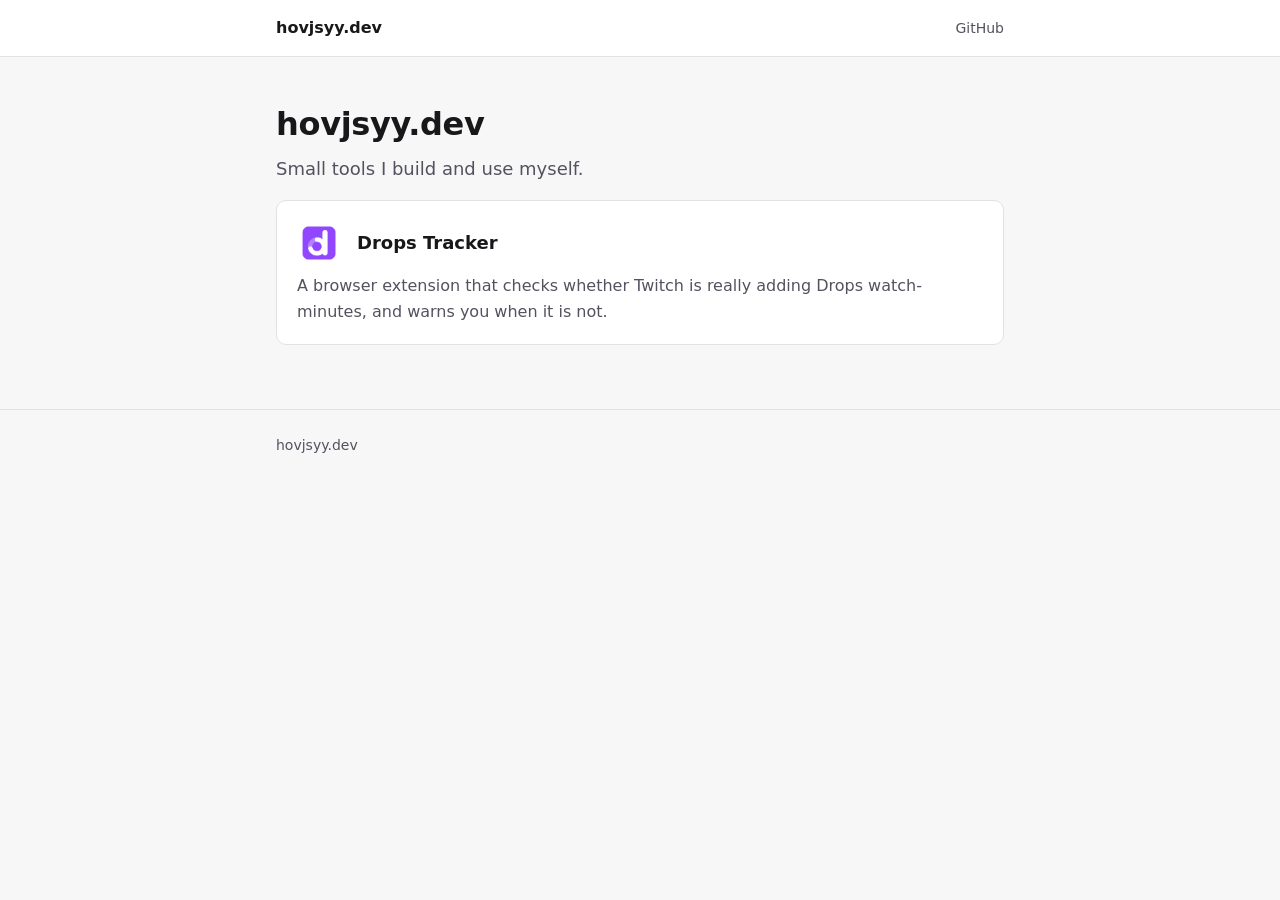
<file: index.html>
<!doctype html>
<html lang="en">
<head>
  <meta charset="utf-8">
  <meta name="viewport" content="width=device-width, initial-scale=1">
  <title>hovjsyy.dev</title>
  <meta name="description" content="Small tools by hovjsyy.">
  <link rel="icon" href="/drops-tracker/icon.png">
  <link rel="stylesheet" href="/assets/style.css">
</head>
<body>
  <header class="site-head">
    <div class="wrap">
      <a href="/">hovjsyy.dev</a>
      <nav><a href="https://github.com/hooov">GitHub</a></nav>
    </div>
  </header>
  <main>
    <div class="wrap">
      <h1>hovjsyy.dev</h1>
      <p class="lede">Small tools I build and use myself.</p>

      <a class="card" href="/drops-tracker/">
        <div class="product">
          <img src="/drops-tracker/icon.png" alt="" width="44" height="44">
          <h2>Drops Tracker</h2>
        </div>
        <p>A browser extension that checks whether Twitch is really adding Drops watch-minutes, and warns you when it is not.</p>
      </a>
    </div>
  </main>
  <footer class="site-foot">
    <div class="wrap">hovjsyy.dev</div>
  </footer>
</body>
</html>
</file>
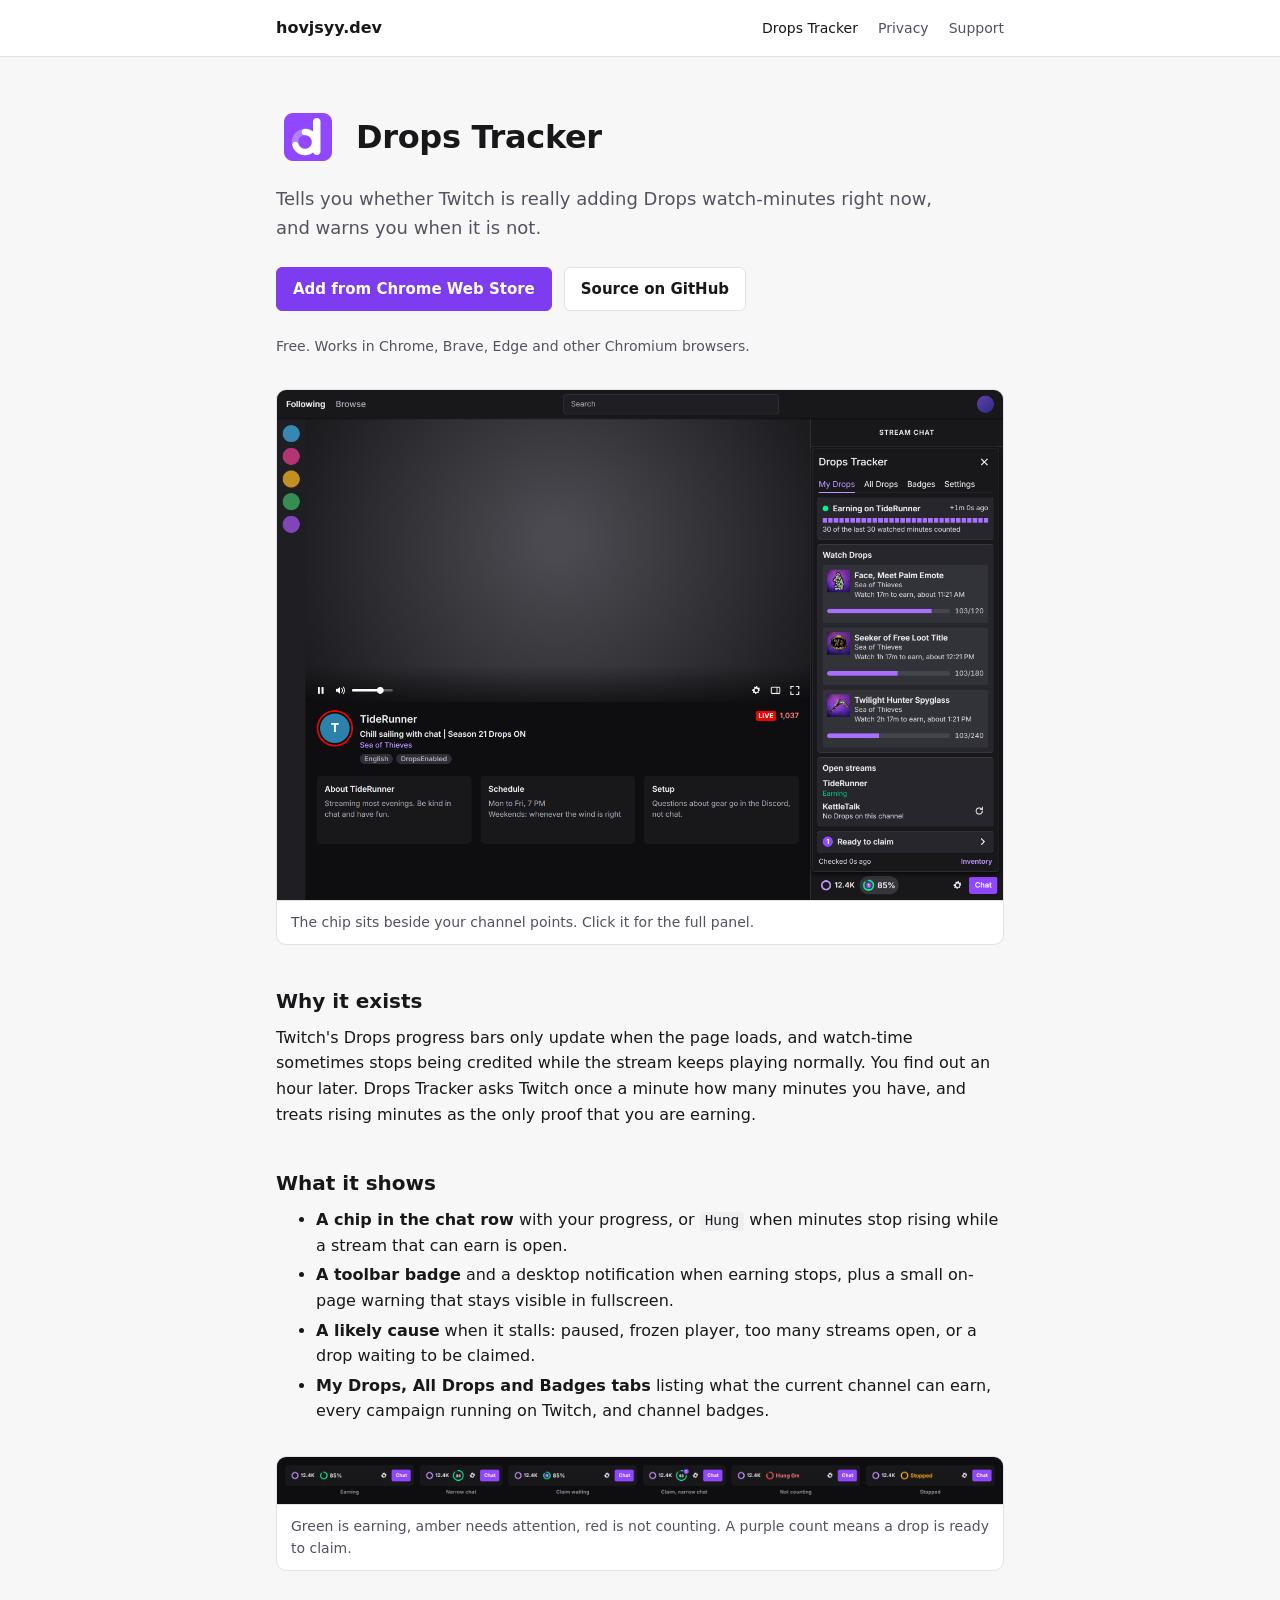
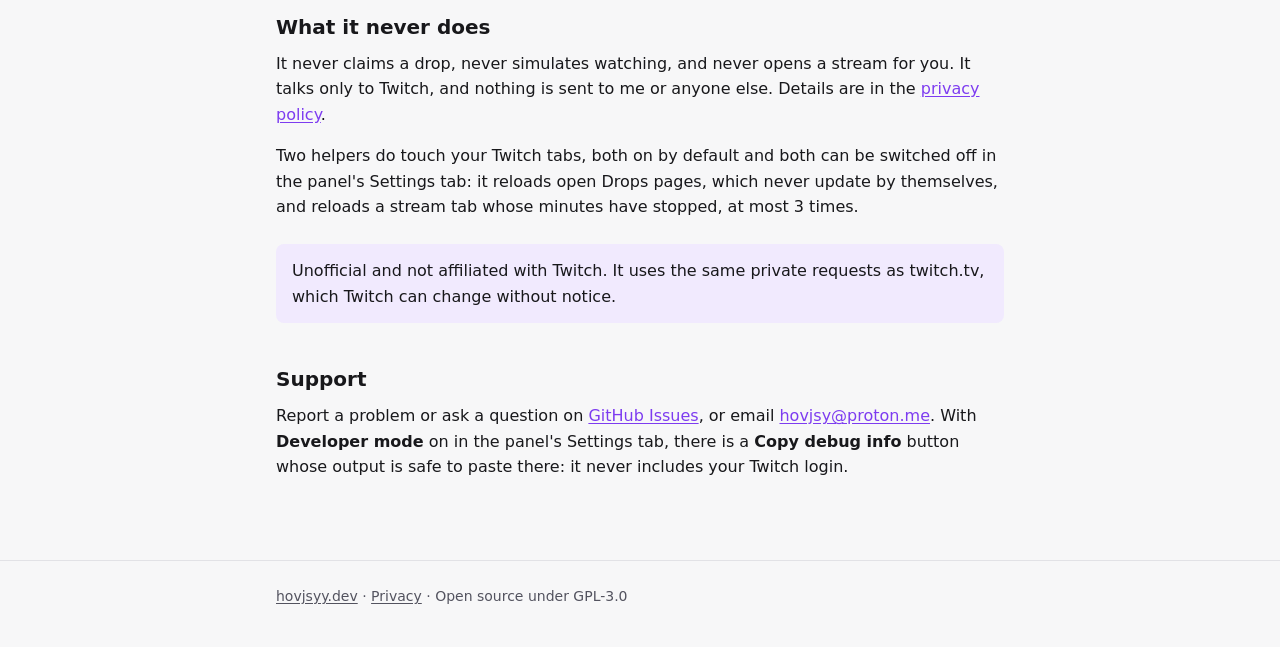
<file: drops-tracker/index.html>
<!doctype html>
<html lang="en">
<head>
  <meta charset="utf-8">
  <meta name="viewport" content="width=device-width, initial-scale=1">
  <title>Drops Tracker</title>
  <meta name="description" content="A browser extension that checks whether Twitch is really adding Drops watch-minutes, and warns you when it is not.">
  <link rel="icon" href="/drops-tracker/icon.png">
  <link rel="stylesheet" href="/assets/style.css">
</head>
<body>
  <header class="site-head">
    <div class="wrap">
      <a href="/">hovjsyy.dev</a>
      <nav>
        <a href="/drops-tracker/" aria-current="page">Drops Tracker</a>
        <a href="/drops-tracker/privacy/">Privacy</a>
        <a href="https://github.com/hooov/drops-tracker/issues">Support</a>
      </nav>
    </div>
  </header>
  <main>
    <div class="wrap">
      <div class="product">
        <img src="/drops-tracker/icon.png" alt="" width="64" height="64">
        <h1>Drops Tracker</h1>
      </div>
      <p class="lede">Tells you whether Twitch is really adding Drops watch-minutes right now, and warns you when it is not.</p>

      <div class="buttons">
        <a class="btn primary" href="https://chromewebstore.google.com/detail/drops-tracker/ijgmbcfeemlooekeibhgimikgmejohlh">Add from Chrome Web Store</a>
        <a class="btn" href="https://github.com/hooov/drops-tracker">Source on GitHub</a>
      </div>
      <p class="meta">Free. Works in Chrome, Brave, Edge and other Chromium browsers.</p>

      <figure class="shot">
        <img src="/drops-tracker/hero.png" alt="Drops Tracker on a Twitch channel: a progress chip in the chat row and the panel open above it, showing a drop earning with 30 of the last 30 minutes counted" width="2560" height="1800">
        <figcaption>The chip sits beside your channel points. Click it for the full panel.</figcaption>
      </figure>

      <h2>Why it exists</h2>
      <p>Twitch's Drops progress bars only update when the page loads, and watch-time sometimes stops being credited while the stream keeps playing normally. You find out an hour later. Drops Tracker asks Twitch once a minute how many minutes you have, and treats rising minutes as the only proof that you are earning.</p>

      <h2>What it shows</h2>
      <ul>
        <li><strong>A chip in the chat row</strong> with your progress, or <code>Hung</code> when minutes stop rising while a stream that can earn is open.</li>
        <li><strong>A toolbar badge</strong> and a desktop notification when earning stops, plus a small on-page warning that stays visible in fullscreen.</li>
        <li><strong>A likely cause</strong> when it stalls: paused, frozen player, too many streams open, or a drop waiting to be claimed.</li>
        <li><strong>My Drops, All Drops and Badges tabs</strong> listing what the current channel can earn, every campaign running on Twitch, and channel badges.</li>
      </ul>

      <figure class="shot">
        <img src="/drops-tracker/chip-states.png" alt="The chip in six states: earning at 85 percent, a compact ring, a drop waiting to be claimed shown as a purple count inside the ring and on its corner, Hung 6m in red, and Stopped in amber" width="3788" height="244">
        <figcaption>Green is earning, amber needs attention, red is not counting. A purple count means a drop is ready to claim.</figcaption>
      </figure>

      <h2>What it never does</h2>
      <p>It never claims a drop, never simulates watching, and never opens a stream for you. It talks only to Twitch, and nothing is sent to me or anyone else. Details are in the <a href="/drops-tracker/privacy/">privacy policy</a>.</p>
      <p>Two helpers do touch your Twitch tabs, both on by default and both can be switched off in the panel's Settings tab: it reloads open Drops pages, which never update by themselves, and reloads a stream tab whose minutes have stopped, at most 3 times.</p>

      <div class="note">
        <p>Unofficial and not affiliated with Twitch. It uses the same private requests as twitch.tv, which Twitch can change without notice.</p>
      </div>

      <h2>Support</h2>
      <p>Report a problem or ask a question on <a href="https://github.com/hooov/drops-tracker/issues">GitHub Issues</a>, or email <a href="mailto:hovjsy@proton.me">hovjsy@proton.me</a>. With <strong>Developer mode</strong> on in the panel's Settings tab, there is a <strong>Copy debug info</strong> button whose output is safe to paste there: it never includes your Twitch login.</p>
    </div>
  </main>
  <footer class="site-foot">
    <div class="wrap"><a href="/">hovjsyy.dev</a> · <a href="/drops-tracker/privacy/">Privacy</a> · Open source under GPL-3.0</div>
  </footer>
</body>
</html>
</file>
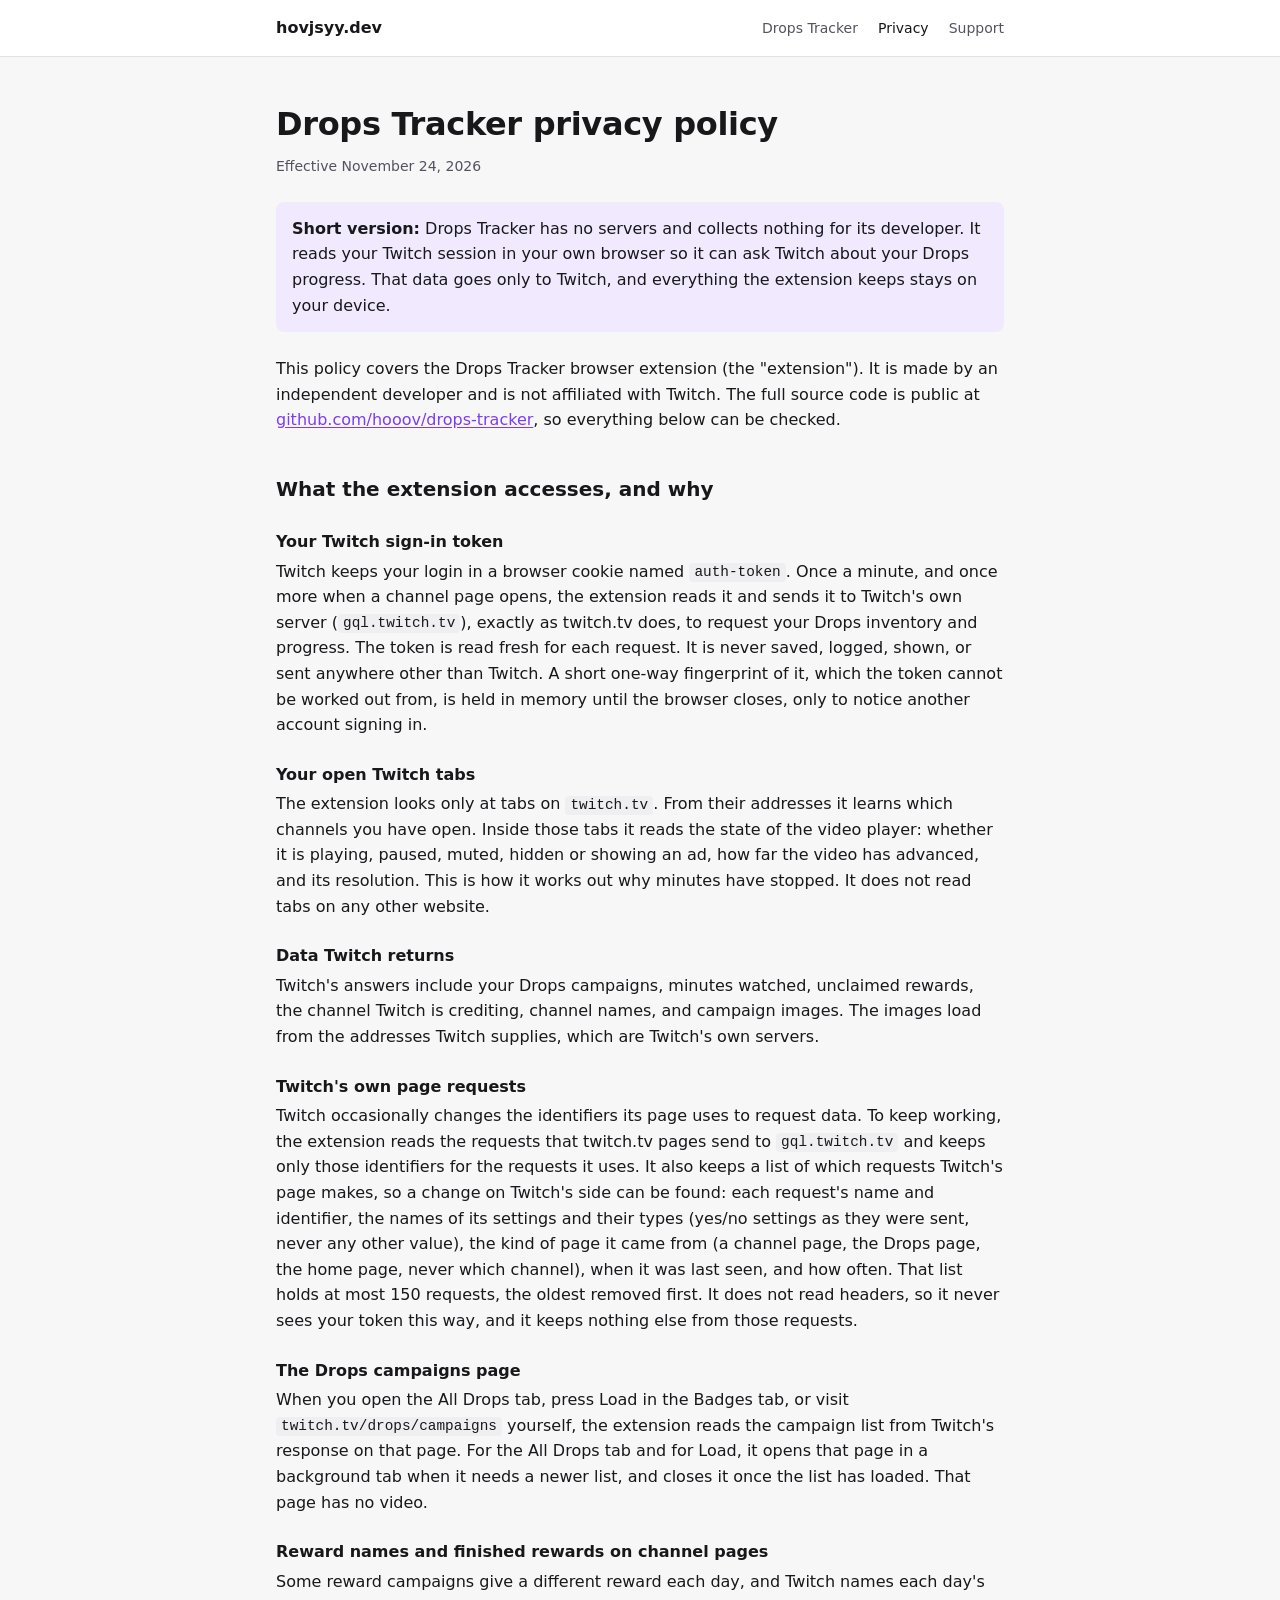
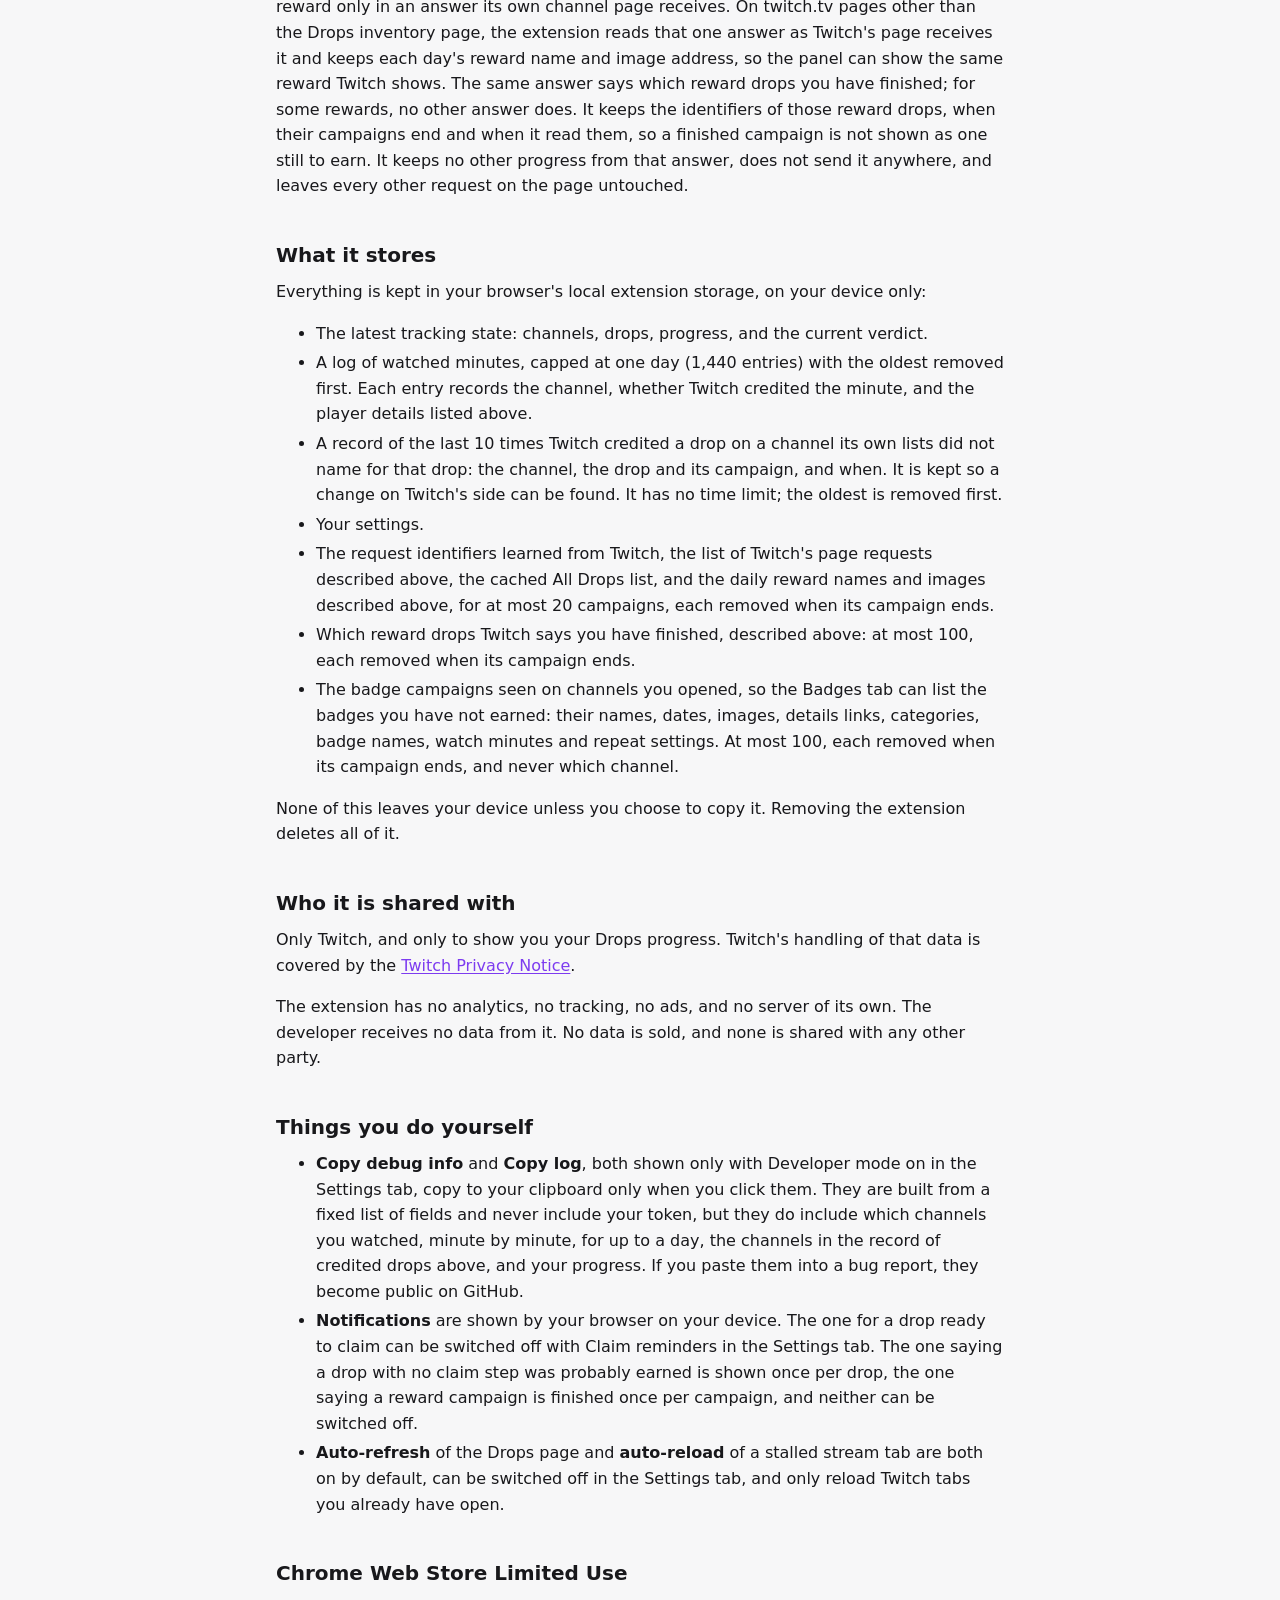
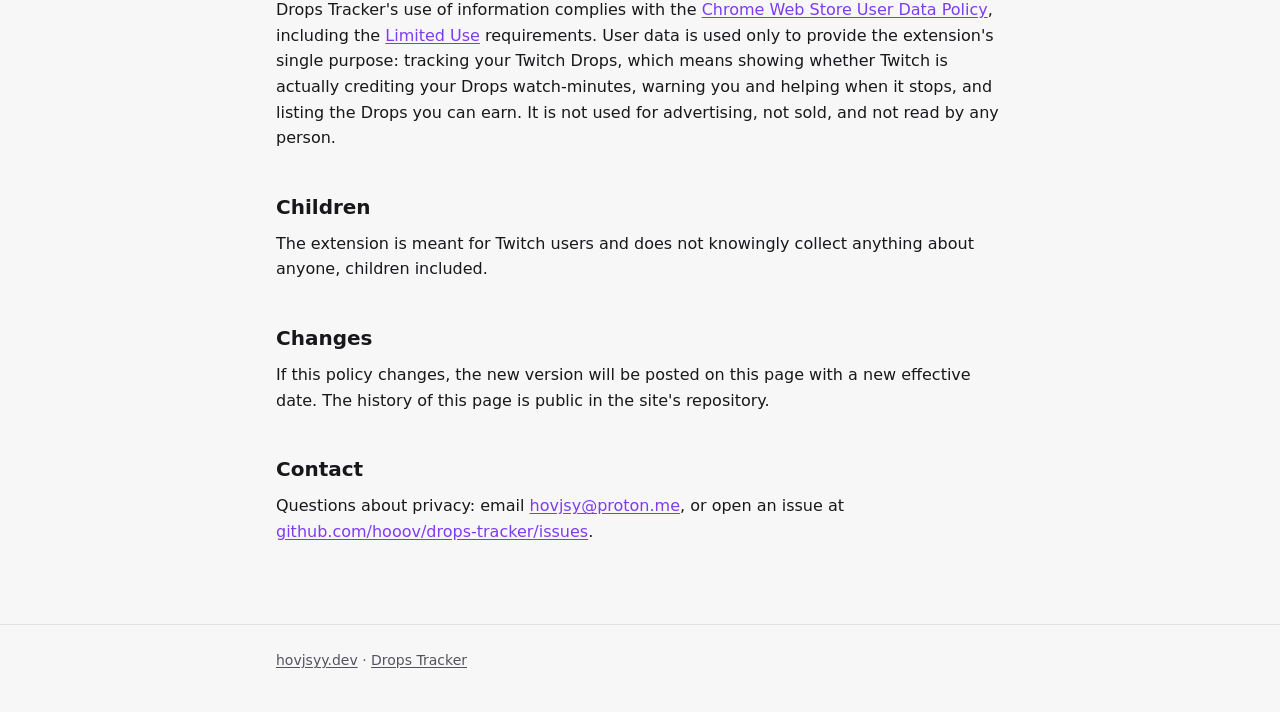
<file: drops-tracker/privacy/index.html>
<!doctype html>
<html lang="en">
<head>
  <meta charset="utf-8">
  <meta name="viewport" content="width=device-width, initial-scale=1">
  <title>Drops Tracker Privacy</title>
  <meta name="description" content="Privacy policy for the Drops Tracker browser extension.">
  <link rel="icon" href="/drops-tracker/icon.png">
  <link rel="stylesheet" href="/assets/style.css">
</head>
<body>
  <header class="site-head">
    <div class="wrap">
      <a href="/">hovjsyy.dev</a>
      <nav>
        <a href="/drops-tracker/">Drops Tracker</a>
        <a href="/drops-tracker/privacy/" aria-current="page">Privacy</a>
        <a href="https://github.com/hooov/drops-tracker/issues">Support</a>
      </nav>
    </div>
  </header>
  <main>
    <div class="wrap">
      <h1>Drops Tracker privacy policy</h1>
      <p class="meta">Effective November 24, 2026</p>

      <div class="note">
        <p><strong>Short version:</strong> Drops Tracker has no servers and collects nothing for its developer. It reads your Twitch session in your own browser so it can ask Twitch about your Drops progress. That data goes only to Twitch, and everything the extension keeps stays on your device.</p>
      </div>

      <p>This policy covers the Drops Tracker browser extension (the "extension"). It is made by an independent developer and is not affiliated with Twitch. The full source code is public at <a href="https://github.com/hooov/drops-tracker">github.com/hooov/drops-tracker</a>, so everything below can be checked.</p>

      <h2>What the extension accesses, and why</h2>

      <h3>Your Twitch sign-in token</h3>
      <p>Twitch keeps your login in a browser cookie named <code>auth-token</code>. Once a minute, and once more when a channel page opens, the extension reads it and sends it to Twitch's own server (<code>gql.twitch.tv</code>), exactly as twitch.tv does, to request your Drops inventory and progress. The token is read fresh for each request. It is never saved, logged, shown, or sent anywhere other than Twitch. A short one-way fingerprint of it, which the token cannot be worked out from, is held in memory until the browser closes, only to notice another account signing in.</p>

      <h3>Your open Twitch tabs</h3>
      <p>The extension looks only at tabs on <code>twitch.tv</code>. From their addresses it learns which channels you have open. Inside those tabs it reads the state of the video player: whether it is playing, paused, muted, hidden or showing an ad, how far the video has advanced, and its resolution. This is how it works out why minutes have stopped. It does not read tabs on any other website.</p>

      <h3>Data Twitch returns</h3>
      <p>Twitch's answers include your Drops campaigns, minutes watched, unclaimed rewards, the channel Twitch is crediting, channel names, and campaign images. The images load from the addresses Twitch supplies, which are Twitch's own servers.</p>

      <h3>Twitch's own page requests</h3>
      <p>Twitch occasionally changes the identifiers its page uses to request data. To keep working, the extension reads the requests that twitch.tv pages send to <code>gql.twitch.tv</code> and keeps only those identifiers for the requests it uses. It also keeps a list of which requests Twitch's page makes, so a change on Twitch's side can be found: each request's name and identifier, the names of its settings and their types (yes/no settings as they were sent, never any other value), the kind of page it came from (a channel page, the Drops page, the home page, never which channel), when it was last seen, and how often. That list holds at most 150 requests, the oldest removed first. It does not read headers, so it never sees your token this way, and it keeps nothing else from those requests.</p>

      <h3>The Drops campaigns page</h3>
      <p>When you open the All Drops tab, press Load in the Badges tab, or visit <code>twitch.tv/drops/campaigns</code> yourself, the extension reads the campaign list from Twitch's response on that page. For the All Drops tab and for Load, it opens that page in a background tab when it needs a newer list, and closes it once the list has loaded. That page has no video.</p>

      <h3>Reward names and finished rewards on channel pages</h3>
      <p>Some reward campaigns give a different reward each day, and Twitch names each day's reward only in an answer its own channel page receives. On twitch.tv pages other than the Drops inventory page, the extension reads that one answer as Twitch's page receives it and keeps each day's reward name and image address, so the panel can show the same reward Twitch shows. The same answer says which reward drops you have finished; for some rewards, no other answer does. It keeps the identifiers of those reward drops, when their campaigns end and when it read them, so a finished campaign is not shown as one still to earn. It keeps no other progress from that answer, does not send it anywhere, and leaves every other request on the page untouched.</p>

      <h2>What it stores</h2>
      <p>Everything is kept in your browser's local extension storage, on your device only:</p>
      <ul>
        <li>The latest tracking state: channels, drops, progress, and the current verdict.</li>
        <li>A log of watched minutes, capped at one day (1,440 entries) with the oldest removed first. Each entry records the channel, whether Twitch credited the minute, and the player details listed above.</li>
        <li>A record of the last 10 times Twitch credited a drop on a channel its own lists did not name for that drop: the channel, the drop and its campaign, and when. It is kept so a change on Twitch's side can be found. It has no time limit; the oldest is removed first.</li>
        <li>Your settings.</li>
        <li>The request identifiers learned from Twitch, the list of Twitch's page requests described above, the cached All Drops list, and the daily reward names and images described above, for at most 20 campaigns, each removed when its campaign ends.</li>
        <li>Which reward drops Twitch says you have finished, described above: at most 100, each removed when its campaign ends.</li>
        <li>The badge campaigns seen on channels you opened, so the Badges tab can list the badges you have not earned: their names, dates, images, details links, categories, badge names, watch minutes and repeat settings. At most 100, each removed when its campaign ends, and never which channel.</li>
      </ul>
      <p>None of this leaves your device unless you choose to copy it. Removing the extension deletes all of it.</p>

      <h2>Who it is shared with</h2>
      <p>Only Twitch, and only to show you your Drops progress. Twitch's handling of that data is covered by the <a href="https://www.twitch.tv/p/legal/privacy-notice/">Twitch Privacy Notice</a>.</p>
      <p>The extension has no analytics, no tracking, no ads, and no server of its own. The developer receives no data from it. No data is sold, and none is shared with any other party.</p>

      <h2>Things you do yourself</h2>
      <ul>
        <li><strong>Copy debug info</strong> and <strong>Copy log</strong>, both shown only with Developer mode on in the Settings tab, copy to your clipboard only when you click them. They are built from a fixed list of fields and never include your token, but they do include which channels you watched, minute by minute, for up to a day, the channels in the record of credited drops above, and your progress. If you paste them into a bug report, they become public on GitHub.</li>
        <li><strong>Notifications</strong> are shown by your browser on your device. The one for a drop ready to claim can be switched off with Claim reminders in the Settings tab. The one saying a drop with no claim step was probably earned is shown once per drop, the one saying a reward campaign is finished once per campaign, and neither can be switched off.</li>
        <li><strong>Auto-refresh</strong> of the Drops page and <strong>auto-reload</strong> of a stalled stream tab are both on by default, can be switched off in the Settings tab, and only reload Twitch tabs you already have open.</li>
      </ul>

      <h2>Chrome Web Store Limited Use</h2>
      <p>Drops Tracker's use of information complies with the <a href="https://developer.chrome.com/docs/webstore/program-policies/policies">Chrome Web Store User Data Policy</a>, including the <a href="https://developer.chrome.com/docs/webstore/program-policies/limited-use">Limited Use</a> requirements. User data is used only to provide the extension's single purpose: tracking your Twitch Drops, which means showing whether Twitch is actually crediting your Drops watch-minutes, warning you and helping when it stops, and listing the Drops you can earn. It is not used for advertising, not sold, and not read by any person.</p>

      <h2>Children</h2>
      <p>The extension is meant for Twitch users and does not knowingly collect anything about anyone, children included.</p>

      <h2>Changes</h2>
      <p>If this policy changes, the new version will be posted on this page with a new effective date. The history of this page is public in the site's repository.</p>

      <h2>Contact</h2>
      <p>Questions about privacy: email <a href="mailto:hovjsy@proton.me">hovjsy@proton.me</a>, or open an issue at <a href="https://github.com/hooov/drops-tracker/issues">github.com/hooov/drops-tracker/issues</a>.</p>
    </div>
  </main>
  <footer class="site-foot">
    <div class="wrap"><a href="/">hovjsyy.dev</a> · <a href="/drops-tracker/">Drops Tracker</a></div>
  </footer>
</body>
</html>
</file>
<file: assets/style.css>
:root {
  --bg: #f7f7f8;
  --surface: #ffffff;
  --text: #18181b;
  --muted: #53535f;
  --line: #e2e2e6;
  --accent: #7d3cf0;
  --accent-soft: #f1eafe;
  --code: #efeff1;
  color-scheme: light;
}
@media (prefers-color-scheme: dark) {
  :root {
    --bg: #0e0e10;
    --surface: #18181b;
    --text: #efeff1;
    --muted: #adadb8;
    --line: #2f2f35;
    --accent: #a970ff;
    --accent-soft: #241a36;
    --code: #26262c;
    color-scheme: dark;
  }
}

* { box-sizing: border-box; }
html { -webkit-text-size-adjust: 100%; }
body {
  margin: 0;
  background: var(--bg);
  color: var(--text);
  font: 16px/1.6 Inter, system-ui, -apple-system, "Segoe UI", Roboto, "Helvetica Neue", Arial, sans-serif;
}
a { color: var(--accent); text-underline-offset: 2px; }
a:hover { text-decoration-thickness: 2px; }
img { max-width: 100%; height: auto; display: block; }
code {
  font: 0.9em ui-monospace, SFMono-Regular, Consolas, "Liberation Mono", monospace;
  background: var(--code);
  padding: 0.1em 0.35em;
  border-radius: 4px;
}

.wrap { max-width: 760px; margin: 0 auto; padding: 0 16px; }

.site-head { border-bottom: 1px solid var(--line); background: var(--surface); }
.site-head .wrap { display: flex; align-items: center; justify-content: space-between; gap: 16px; height: 56px; }
.site-head a { color: var(--text); text-decoration: none; font-weight: 700; }
.site-head nav { display: flex; gap: 20px; font-size: 14px; }
.site-head nav a { color: var(--muted); font-weight: 500; }
.site-head nav a:hover, .site-head nav a[aria-current="page"] { color: var(--text); }

main { padding: 48px 0 64px; }
h1 { font-size: 2rem; line-height: 1.2; margin: 0 0 12px; letter-spacing: -0.01em; }
h2 { font-size: 1.25rem; margin: 40px 0 8px; }
h3 { font-size: 1rem; margin: 24px 0 4px; }
p, ul, ol, table { margin: 0 0 16px; }
li + li { margin-top: 4px; }
.lede { font-size: 1.125rem; color: var(--muted); max-width: 60ch; }
.meta { color: var(--muted); font-size: 14px; }

.product { display: flex; align-items: center; gap: 16px; margin-bottom: 16px; }
.product img { width: 64px; height: 64px; border-radius: 14px; }
.product h1 { margin: 0; }

.buttons { display: flex; flex-wrap: wrap; gap: 12px; margin: 24px 0; }
.btn {
  display: inline-block; padding: 9px 16px; border-radius: 6px; font-weight: 600; font-size: 15px;
  text-decoration: none; border: 1px solid var(--line); color: var(--text); background: var(--surface);
}
.btn.primary { background: var(--accent); border-color: var(--accent); color: #fff; }
.btn:hover { filter: brightness(1.08); }

.shot { margin: 32px 0; border: 1px solid var(--line); border-radius: 10px; overflow: hidden; background: var(--surface); }
.shot figcaption { padding: 10px 14px; font-size: 14px; color: var(--muted); border-top: 1px solid var(--line); }

.card {
  display: block; padding: 20px; border: 1px solid var(--line); border-radius: 10px;
  background: var(--surface); color: var(--text); text-decoration: none;
}
.card:hover { border-color: var(--accent); }
.card .product { margin: 0 0 8px; }
.card .product img { width: 44px; height: 44px; border-radius: 10px; }
.card h2 { margin: 0; font-size: 1.125rem; }
.card p { margin: 0; color: var(--muted); }

.note { padding: 14px 16px; border-radius: 8px; background: var(--accent-soft); margin: 24px 0; }
.note p:last-child { margin-bottom: 0; }

.table-scroll { overflow-x: auto; margin: 0 0 16px; }
table { border-collapse: collapse; width: 100%; font-size: 15px; margin: 0; }
th, td { text-align: left; vertical-align: top; padding: 8px 10px; border-bottom: 1px solid var(--line); }
th { font-weight: 600; white-space: nowrap; }

.site-foot { border-top: 1px solid var(--line); padding: 24px 0 40px; font-size: 14px; color: var(--muted); }
.site-foot a { color: var(--muted); }

@media (max-width: 520px) {
  main { padding: 32px 0 48px; }
  h1 { font-size: 1.6rem; }
  .site-head nav { gap: 14px; }
}
</file>
